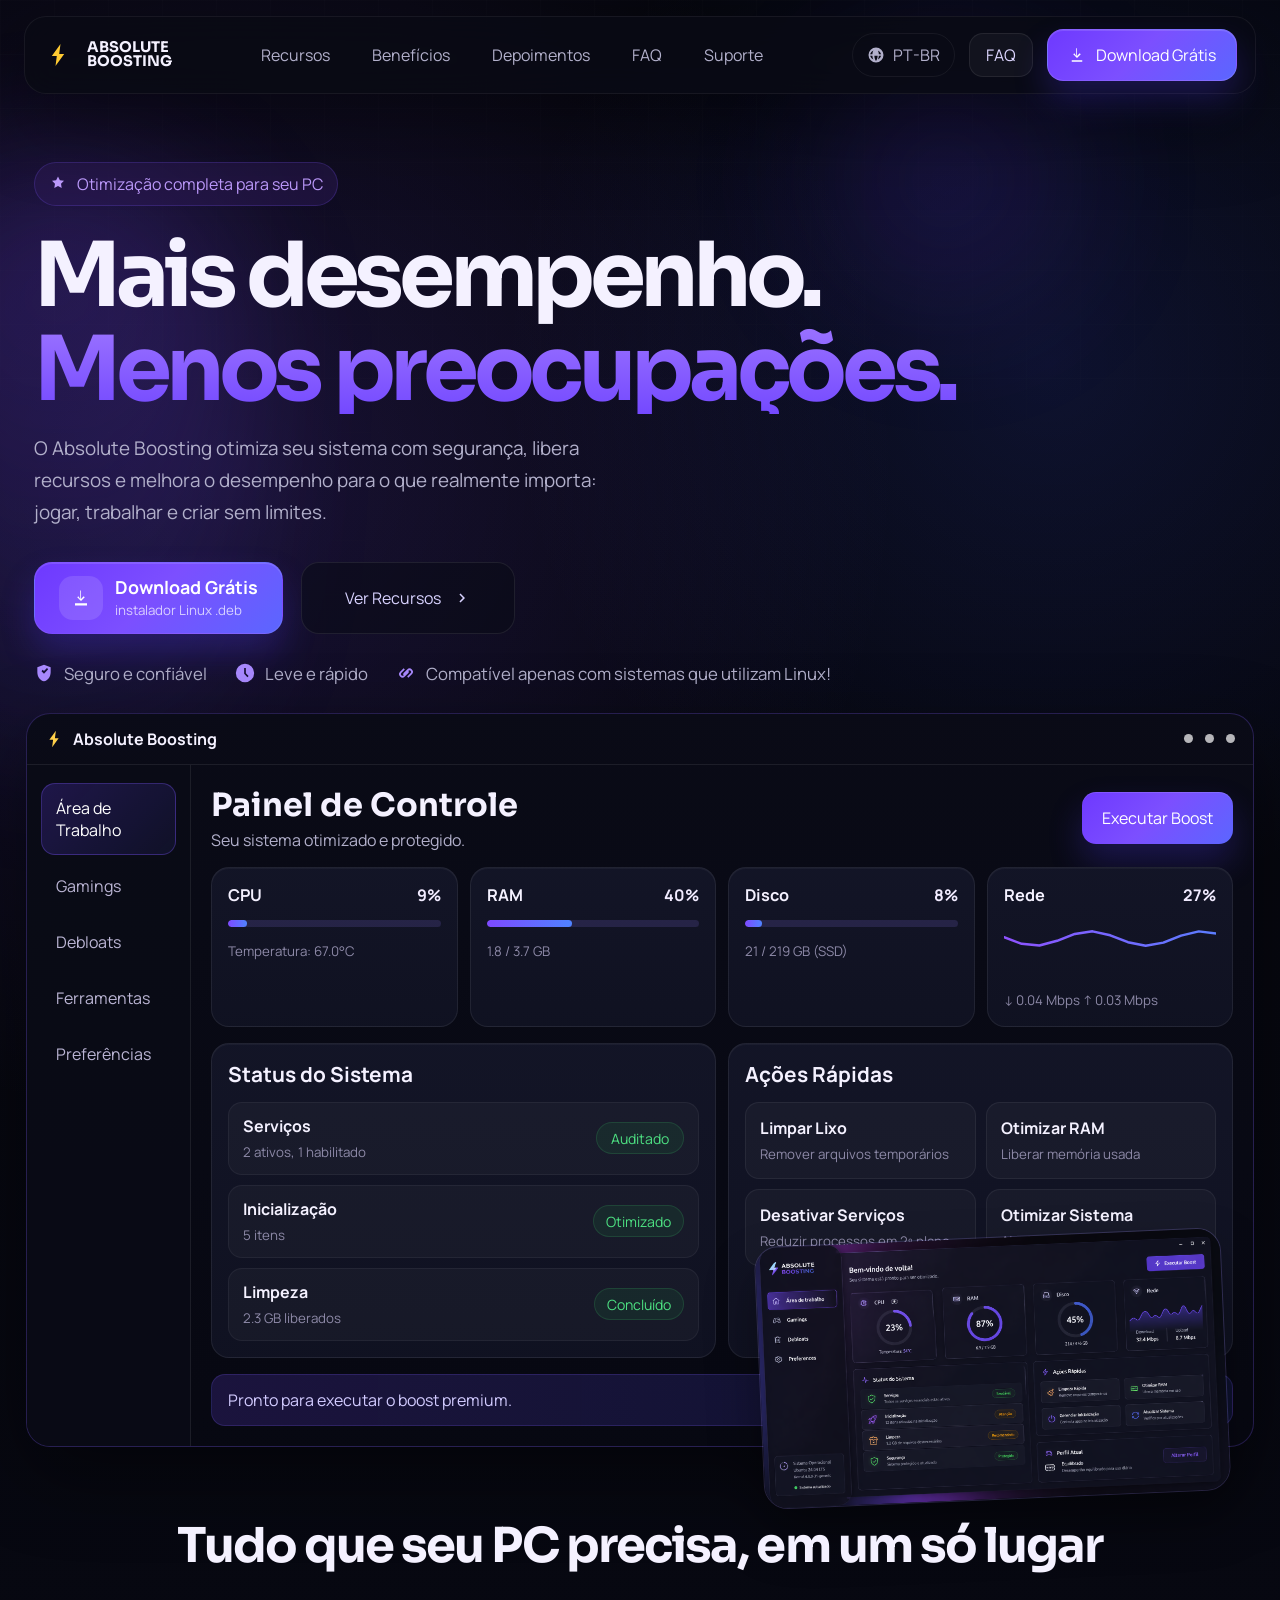
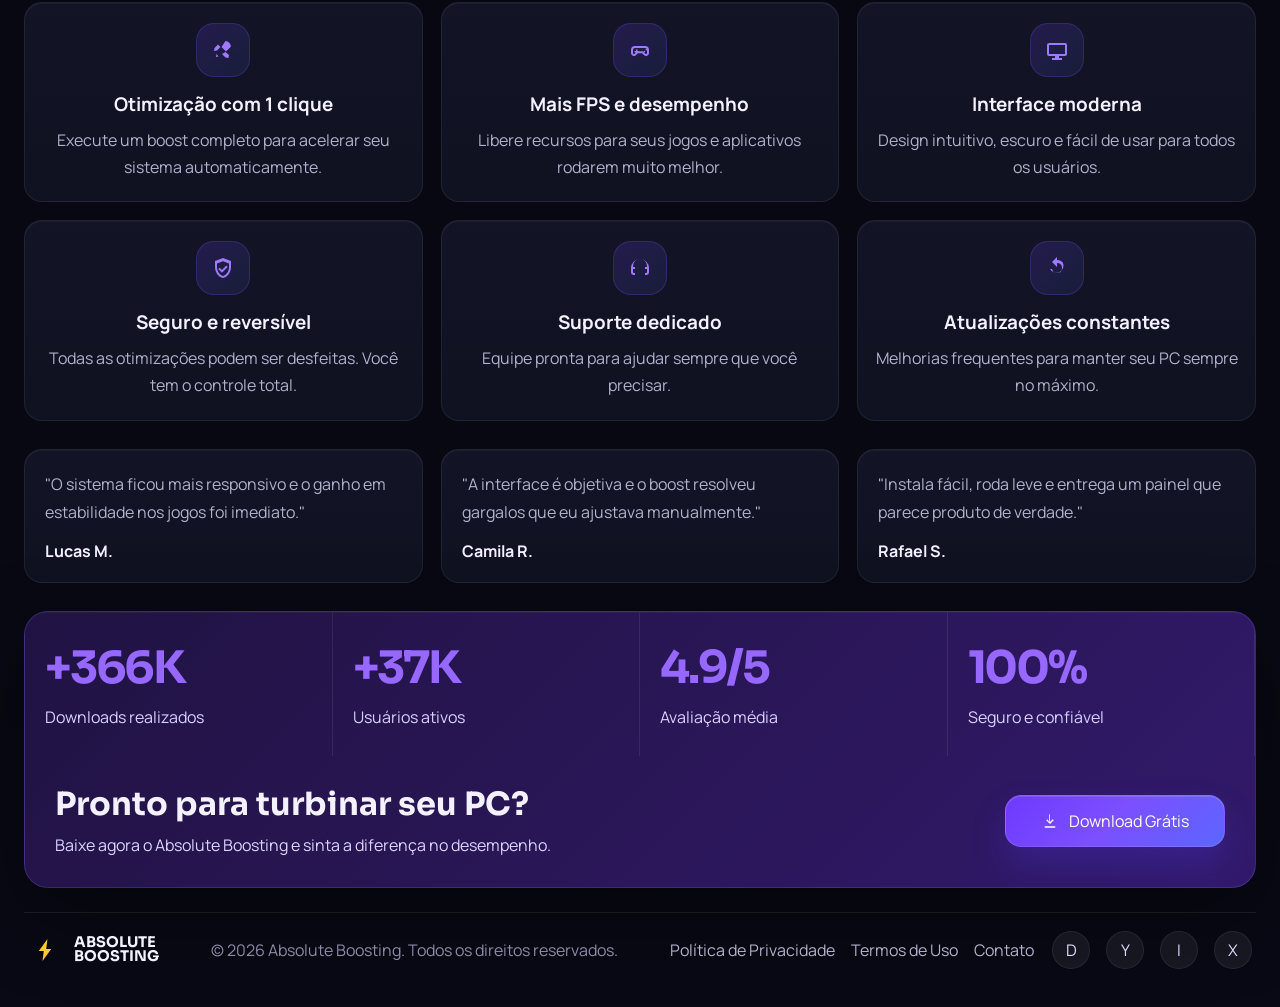
<file: index.html>
<!DOCTYPE html>
<html lang="pt-BR">
<head>
  <meta charset="UTF-8">
  <meta name="viewport" content="width=device-width, initial-scale=1.0">
  <meta
    name="description"
    content="Absolute Boosting otimiza seu sistema com segurança, libera recursos e melhora o desempenho do PC para jogos, trabalho e uso diário."
  >
  <title>Absolute Boosting | Mais desempenho. Menos preocupações.</title>
  <link rel="icon" type="image/png" href="absolute-boosting.png">
  <link rel="preconnect" href="https://fonts.googleapis.com">
  <link rel="preconnect" href="https://fonts.gstatic.com" crossorigin>
  <link
    href="https://fonts.googleapis.com/css2?family=Manrope:wght@400;500;700;800&family=Sora:wght@500;600;700;800&display=swap"
    rel="stylesheet"
  >
  <link rel="stylesheet" href="styles.css">
</head>
<body>
  <div class="page-background">
    <div class="glow glow-left"></div>
    <div class="glow glow-right"></div>
    <div class="noise-grid"></div>
  </div>

  <div class="page-shell">
    <header class="topbar reveal">
      <a class="brand" href="#home" aria-label="Absolute Boosting">
        <span class="brand-mark">
          <svg viewBox="0 0 24 24" aria-hidden="true">
            <path d="M14.5 1 5.8 13.1h5L9.5 23l8.7-12.1h-5L14.5 1Z"></path>
          </svg>
        </span>
        <span class="brand-text">
          <strong>Absolute</strong>
          <strong>Boosting</strong>
        </span>
      </a>

      <button class="menu-toggle" type="button" aria-expanded="false" aria-controls="primary-nav">
        <span></span>
        <span></span>
        <span></span>
      </button>

      <nav class="nav" id="primary-nav" aria-label="Navegação principal">
        <a href="#recursos">Recursos</a>
        <a href="#beneficios">Benefícios</a>
        <a href="#depoimentos">Depoimentos</a>
        <a href="faq.html">FAQ</a>
        <a href="https://discord.gg/XczJzYKTS2" target="_blank" rel="noreferrer">Suporte</a>
      </nav>

      <div class="topbar-actions">
        <button class="locale-pill" type="button" aria-label="Idioma atual">
          <svg viewBox="0 0 24 24" aria-hidden="true">
            <path d="M12 2a10 10 0 1 0 10 10A10 10 0 0 0 12 2Zm6.9 9h-3.06a15.73 15.73 0 0 0-1.28-5A8.04 8.04 0 0 1 18.9 11ZM12 4.05c1.17 1.43 2.01 3.89 2.2 6.95H9.8C9.99 7.94 10.83 5.48 12 4.05ZM4.1 13h3.06a15.73 15.73 0 0 0 1.28 5A8.04 8.04 0 0 1 4.1 13Zm3.06-2H4.1a8.04 8.04 0 0 1 4.34-5 15.73 15.73 0 0 0-1.28 5Zm2.64 2h4.4c-.19 3.06-1.03 5.52-2.2 6.95-1.17-1.43-2.01-3.89-2.2-6.95Zm0-2c.19-3.06 1.03-5.52 2.2-6.95 1.17 1.43 2.01 3.89 2.2 6.95Zm4.76 7a15.73 15.73 0 0 0 1.28-5h3.06a8.04 8.04 0 0 1-4.34 5Z"></path>
          </svg>
          PT-BR
        </button>

        <a class="utility-link" href="faq.html">FAQ</a>
        <a class="download-chip" href="https://github.com/Maelzx34/Absolute-Boosting/releases/tag/v1.0.0" download="absolute-boosting.deb">
          <svg viewBox="0 0 24 24" aria-hidden="true">
            <path d="M12 3v10.17l3.59-3.58L17 11l-5 5-5-5 1.41-1.41L11 13.17V3h1ZM5 19h14v2H5v-2Z"></path>
          </svg>
          Download Grátis
        </a>
      </div>
    </header>

    <main class="landing" id="home">
      <section class="hero-grid reveal">
        <div class="hero-copy">
          <div class="hero-badge">
            <svg viewBox="0 0 24 24" aria-hidden="true">
              <path d="m12 2 2.48 5.03 5.52.8-4 3.9.94 5.5L12 14.65 7.06 17.23 8 11.73 4 7.83l5.52-.8L12 2Z"></path>
            </svg>
            Otimização completa para seu PC
          </div>

          <h1>
            Mais desempenho.
            <span>Menos preocupações.</span>
          </h1>

          <p>
            O Absolute Boosting otimiza seu sistema com segurança, libera recursos
            e melhora o desempenho para o que realmente importa: jogar, trabalhar e criar sem limites.
          </p>

          <div class="hero-actions">
            <a class="btn btn-primary" href="https://github.com/Maelzx34/Absolute-Boosting/releases/tag/v1.0.0" download="absolute-boosting.deb">
              <span class="btn-icon">
                <svg viewBox="0 0 24 24" aria-hidden="true">
                  <path d="M12 2v11.17l3.59-3.58L17 11l-5 5-5-5 1.41-1.41L11 13.17V2h1ZM4 19h16v3H4v-3Z"></path>
                </svg>
              </span>
              <span class="btn-copy">
                <strong>Download Grátis</strong>
                <small>instalador Linux .deb</small>
              </span>
            </a>

            <a class="btn btn-secondary" href="#recursos">
              <span>Ver Recursos</span>
              <svg viewBox="0 0 24 24" aria-hidden="true">
                <path d="M13.17 12 8.58 7.41 10 6l6 6-6 6-1.42-1.41L13.17 12Z"></path>
              </svg>
            </a>
          </div>

          <div class="trust-row">
            <div class="trust-item">
              <svg viewBox="0 0 24 24" aria-hidden="true">
                <path d="M12 2 4 5v6c0 5.25 3.4 10.16 8 11 4.6-.84 8-5.75 8-11V5l-8-3Zm0 10.88-3-3L10.41 8 12 9.59 15.59 6 17 7.41l-5 5.47Z"></path>
              </svg>
              Seguro e confiável
            </div>
            <div class="trust-item">
              <svg viewBox="0 0 24 24" aria-hidden="true">
                <path d="M12 1a11 11 0 1 0 11 11A11.01 11.01 0 0 0 12 1Zm1 11.41 3.3 3.29-1.41 1.42L11 13V6h2v6.41Z"></path>
              </svg>
              Leve e rápido
            </div>
            <div class="trust-item">
              <svg viewBox="0 0 24 24" aria-hidden="true">
                <path d="M10.59 13.41 9.17 12l2.83-2.83a2 2 0 1 1 2.83 2.83l-4.24 4.24a4 4 0 0 1-5.66-5.66l4.24-4.24 1.42 1.41-4.24 4.25a2 2 0 0 0 2.83 2.82l1.41-1.41Zm2.82-2.82 1.42 1.41-2.83 2.83a2 2 0 1 1-2.83-2.83l4.24-4.24a4 4 0 0 1 5.66 5.66l-4.24 4.24-1.42-1.41 4.24-4.25a2 2 0 0 0-2.83-2.82l-1.41 1.41Z"></path>
              </svg>
              Compatível apenas com sistemas que utilizam Linux!
            </div>
          </div>
        </div>

        <div class="hero-visual" id="recursos">
          <div class="app-frame">
            <div class="app-topbar">
              <div class="app-title">
                <span class="app-title-mark">
                  <svg viewBox="0 0 24 24" aria-hidden="true">
                    <path d="M14.5 1 5.8 13.1h5L9.5 23l8.7-12.1h-5L14.5 1Z"></path>
                  </svg>
                </span>
                Absolute Boosting
              </div>
              <div class="window-actions" aria-hidden="true">
                <span></span>
                <span></span>
                <span></span>
              </div>
            </div>

            <div class="app-body">
              <aside class="app-sidebar">
                <a class="nav-item active" href="#recursos">Área de Trabalho</a>
                <a class="nav-item" href="#beneficios">Gamings</a>
                <a class="nav-item" href="#depoimentos">Debloats</a>
                <a class="nav-item" href="#precos">Ferramentas</a>
                <a class="nav-item" href="https://discord.gg/XczJzYKTS2" target="_blank" rel="noreferrer">Preferências</a>
              </aside>

              <div class="app-content">
                <div class="panel-header">
                  <div>
                    <h2>Painel de Controle</h2>
                    <p>Seu sistema otimizado e protegido.</p>
                  </div>
                  <button class="boost-pill" type="button" id="boost-demo-btn">Executar Boost</button>
                </div>

                <div class="metric-panels">
                  <article class="mini-card">
                    <div class="mini-card-top">
                      <span>CPU</span>
                      <strong data-meter-text="cpu">10%</strong>
                    </div>
                    <div class="mini-bar"><span data-meter-bar="cpu"></span></div>
                    <small>Temperatura: 67.0°C</small>
                  </article>
                  <article class="mini-card">
                    <div class="mini-card-top">
                      <span>RAM</span>
                      <strong data-meter-text="ram">48%</strong>
                    </div>
                    <div class="mini-bar"><span data-meter-bar="ram"></span></div>
                    <small>1.8 / 3.7 GB</small>
                  </article>
                  <article class="mini-card">
                    <div class="mini-card-top">
                      <span>Disco</span>
                      <strong data-meter-text="disk">10%</strong>
                    </div>
                    <div class="mini-bar"><span data-meter-bar="disk"></span></div>
                    <small>21 / 219 GB (SSD)</small>
                  </article>
                  <article class="mini-card network-card">
                    <div class="mini-card-top">
                      <span>Rede</span>
                      <strong data-meter-text="network">24%</strong>
                    </div>
                    <div class="wave-line" aria-hidden="true">
                      <svg viewBox="0 0 240 72" preserveAspectRatio="none">
                        <path id="network-path" d=""></path>
                      </svg>
                    </div>
                    <small>↓ 0.04 Mbps ↑ 0.03 Mbps</small>
                  </article>
                </div>

                <div class="app-lower-grid">
                  <section class="status-panel">
                    <h3>Status do Sistema</h3>
                    <div class="status-list" id="status-list">
                      <article class="status-row">
                        <div>
                          <strong>Serviços</strong>
                          <small>2 ativos, 1 habilitado</small>
                        </div>
                        <span class="status-tag healthy">Auditado</span>
                      </article>
                      <article class="status-row">
                        <div>
                          <strong>Inicialização</strong>
                          <small>5 itens</small>
                        </div>
                        <span class="status-tag healthy">Otimizado</span>
                      </article>
                      <article class="status-row">
                        <div>
                          <strong>Limpeza</strong>
                          <small>2.3 GB liberados</small>
                        </div>
                        <span class="status-tag success">Concluído</span>
                      </article>
                    </div>
                  </section>

                  <section class="quick-panel">
                    <h3>Ações Rápidas</h3>
                    <div class="quick-grid">
                      <article class="quick-action">
                        <strong>Limpar Lixo</strong>
                        <small>Remover arquivos temporários</small>
                      </article>
                      <article class="quick-action">
                        <strong>Otimizar RAM</strong>
                        <small>Liberar memória usada</small>
                      </article>
                      <article class="quick-action">
                        <strong>Desativar Serviços</strong>
                        <small>Reduzir processos em 2º plano</small>
                      </article>
                      <article class="quick-action">
                        <strong>Otimizar Sistema</strong>
                        <small>Ajustes de performance</small>
                      </article>
                    </div>
                  </section>
                </div>

                <div class="boost-feedback" id="boost-feedback">
                  Pronto para executar o boost premium.
                </div>
              </div>
            </div>
          </div>

          <figure class="product-shot">
            <img src="assets/absolute-boosting-ui.png" alt="Interface do Absolute Boosting">
          </figure>
        </div>
      </section>

      <section class="benefits-section reveal" id="beneficios">
        <div class="section-title">
          <h2>Tudo que seu PC precisa, em um só lugar</h2>
        </div>

        <div class="benefit-grid">
          <article class="feature-card">
            <span class="feature-icon" aria-hidden="true">
              <svg viewBox="0 0 24 24">
                <path d="M14.5 3c2.9.26 5.24 2.6 5.5 5.5L15 13.5l-4.5-4.5L14.5 3Zm-5 6L6 12.5 3 13l.5-3L7 6.5 9.5 9Zm5 5L18 17l-.5 3-3-.5-3.5-3.5 3.5-2ZM5 19l2.5-.5L5.5 16 5 19Z"></path>
              </svg>
            </span>
            <h3>Otimização com 1 clique</h3>
            <p>Execute um boost completo para acelerar seu sistema automaticamente.</p>
          </article>
          <article class="feature-card">
            <span class="feature-icon" aria-hidden="true">
              <svg viewBox="0 0 24 24">
                <path d="M7 8h10a4 4 0 0 1 4 4v3a3 3 0 0 1-5.12 2.12l-1.76-1.76H9.88l-1.76 1.76A3 3 0 0 1 3 15v-3a4 4 0 0 1 4-4Zm0 2a2 2 0 0 0-2 2v3a1 1 0 0 0 1.71.71l2.35-2.35h6l2.35 2.35A1 1 0 0 0 19 15v-3a2 2 0 0 0-2-2H7Zm1 1.5h1.5V13H11v1.5H9.5V16H8v-1.5H6.5V13H8v-1.5Zm8.5 1.25a.75.75 0 1 1 0 1.5.75.75 0 0 1 0-1.5Zm1.75-1.75a.75.75 0 1 1 0 1.5.75.75 0 0 1 0-1.5Z"></path>
              </svg>
            </span>
            <h3>Mais FPS e desempenho</h3>
            <p>Libere recursos para seus jogos e aplicativos rodarem muito melhor.</p>
          </article>
          <article class="feature-card">
            <span class="feature-icon" aria-hidden="true">
              <svg viewBox="0 0 24 24">
                <path d="M4 5h16a2 2 0 0 1 2 2v9a2 2 0 0 1-2 2h-6v2h3v2H7v-2h3v-2H4a2 2 0 0 1-2-2V7a2 2 0 0 1 2-2Zm0 2v9h16V7H4Z"></path>
              </svg>
            </span>
            <h3>Interface moderna</h3>
            <p>Design intuitivo, escuro e fácil de usar para todos os usuários.</p>
          </article>
          <article class="feature-card">
            <span class="feature-icon" aria-hidden="true">
              <svg viewBox="0 0 24 24">
                <path d="M12 2 4 5v6c0 5.25 3.4 10.16 8 11 4.6-.84 8-5.75 8-11V5l-8-3Zm0 3.13 6 2.25v3.61c0 4.16-2.54 8.02-6 8.95-3.46-.93-6-4.79-6-8.95V7.38l6-2.25Zm-1.08 8.79L8.7 11.7l-1.4 1.42 3.62 3.61 5.78-5.77-1.4-1.42-4.38 4.38Z"></path>
              </svg>
            </span>
            <h3>Seguro e reversível</h3>
            <p>Todas as otimizações podem ser desfeitas. Você tem o controle total.</p>
          </article>
          <article class="feature-card">
            <span class="feature-icon" aria-hidden="true">
              <svg viewBox="0 0 24 24">
                <path d="M12 3a9 9 0 0 0-9 9v4a3 3 0 0 0 3 3h1v-8H5v-1a7 7 0 0 1 14 0v1h-2v8h1a3 3 0 0 0 3-3v-4a9 9 0 0 0-9-9Zm-7 10h2v4H6a1 1 0 0 1-1-1v-3Zm12 0h2v3a1 1 0 0 1-1 1h-1v-4Z"></path>
              </svg>
            </span>
            <h3>Suporte dedicado</h3>
            <p>Equipe pronta para ajudar sempre que você precisar.</p>
          </article>
          <article class="feature-card">
            <span class="feature-icon" aria-hidden="true">
              <svg viewBox="0 0 24 24">
                <path d="M17.65 6.35A7.95 7.95 0 0 0 12 4V1L7 6l5 5V7a5 5 0 1 1-4.9 6h-2.02A7 7 0 1 0 17.65 6.35Z"></path>
              </svg>
            </span>
            <h3>Atualizações constantes</h3>
            <p>Melhorias frequentes para manter seu PC sempre no máximo.</p>
          </article>
        </div>
      </section>

      <section class="testimonial-strip reveal" id="depoimentos">
        <article class="testimonial-card">
          <p>"O sistema ficou mais responsivo e o ganho em estabilidade nos jogos foi imediato."</p>
          <strong>Lucas M.</strong>
        </article>
        <article class="testimonial-card">
          <p>"A interface é objetiva e o boost resolveu gargalos que eu ajustava manualmente."</p>
          <strong>Camila R.</strong>
        </article>
        <article class="testimonial-card">
          <p>"Instala fácil, roda leve e entrega um painel que parece produto de verdade."</p>
          <strong>Rafael S.</strong>
        </article>
      </section>

      <section class="stats-cta reveal" id="precos">
        <div class="stats-grid">
          <article class="stat-box">
            <strong data-count="500">+500K</strong>
            <span>Downloads realizados</span>
          </article>
          <article class="stat-box">
            <strong data-count="50">+50K</strong>
            <span>Usuários ativos</span>
          </article>
          <article class="stat-box">
            <strong>4.9/5</strong>
            <span>Avaliação média</span>
          </article>
          <article class="stat-box">
            <strong>100%</strong>
            <span>Seguro e confiável</span>
          </article>
        </div>

        <div class="cta-panel">
          <div>
            <h3>Pronto para turbinar seu PC?</h3>
            <p>Baixe agora o Absolute Boosting e sinta a diferença no desempenho.</p>
          </div>
          <a class="download-chip large" href="https://github.com/Maelzx34/Absolute-Boosting/releases/tag/v1.0.0" download="absolute-boosting.deb">
            <svg viewBox="0 0 24 24" aria-hidden="true">
              <path d="M12 3v10.17l3.59-3.58L17 11l-5 5-5-5 1.41-1.41L11 13.17V3h1ZM5 19h14v2H5v-2Z"></path>
            </svg>
            Download Grátis
          </a>
        </div>
      </section>
    </main>

    <footer class="site-footer reveal">
      <a class="brand footer-brand" href="#home" aria-label="Absolute Boosting">
        <span class="brand-mark">
          <svg viewBox="0 0 24 24" aria-hidden="true">
            <path d="M14.5 1 5.8 13.1h5L9.5 23l8.7-12.1h-5L14.5 1Z"></path>
          </svg>
        </span>
        <span class="brand-text">
          <strong>Absolute</strong>
          <strong>Boosting</strong>
        </span>
      </a>

      <p>© 2026 Absolute Boosting. Todos os direitos reservados.</p>

      <div class="footer-links">
        <a href="#precos">Política de Privacidade</a>
        <a href="#precos">Termos de Uso</a>
        <a href="https://discord.gg/XczJzYKTS2" target="_blank" rel="noreferrer">Contato</a>
      </div>

      <div class="socials" aria-label="Redes sociais">
        <a href="https://discord.gg/XczJzYKTS2" target="_blank" rel="noreferrer">D</a>
        <a href="#home">Y</a>
        <a href="#home">I</a>
        <a href="#home">X</a>
      </div>
    </footer>
  </div>

  <script src="script.js"></script>
</body>
</html>
</file>
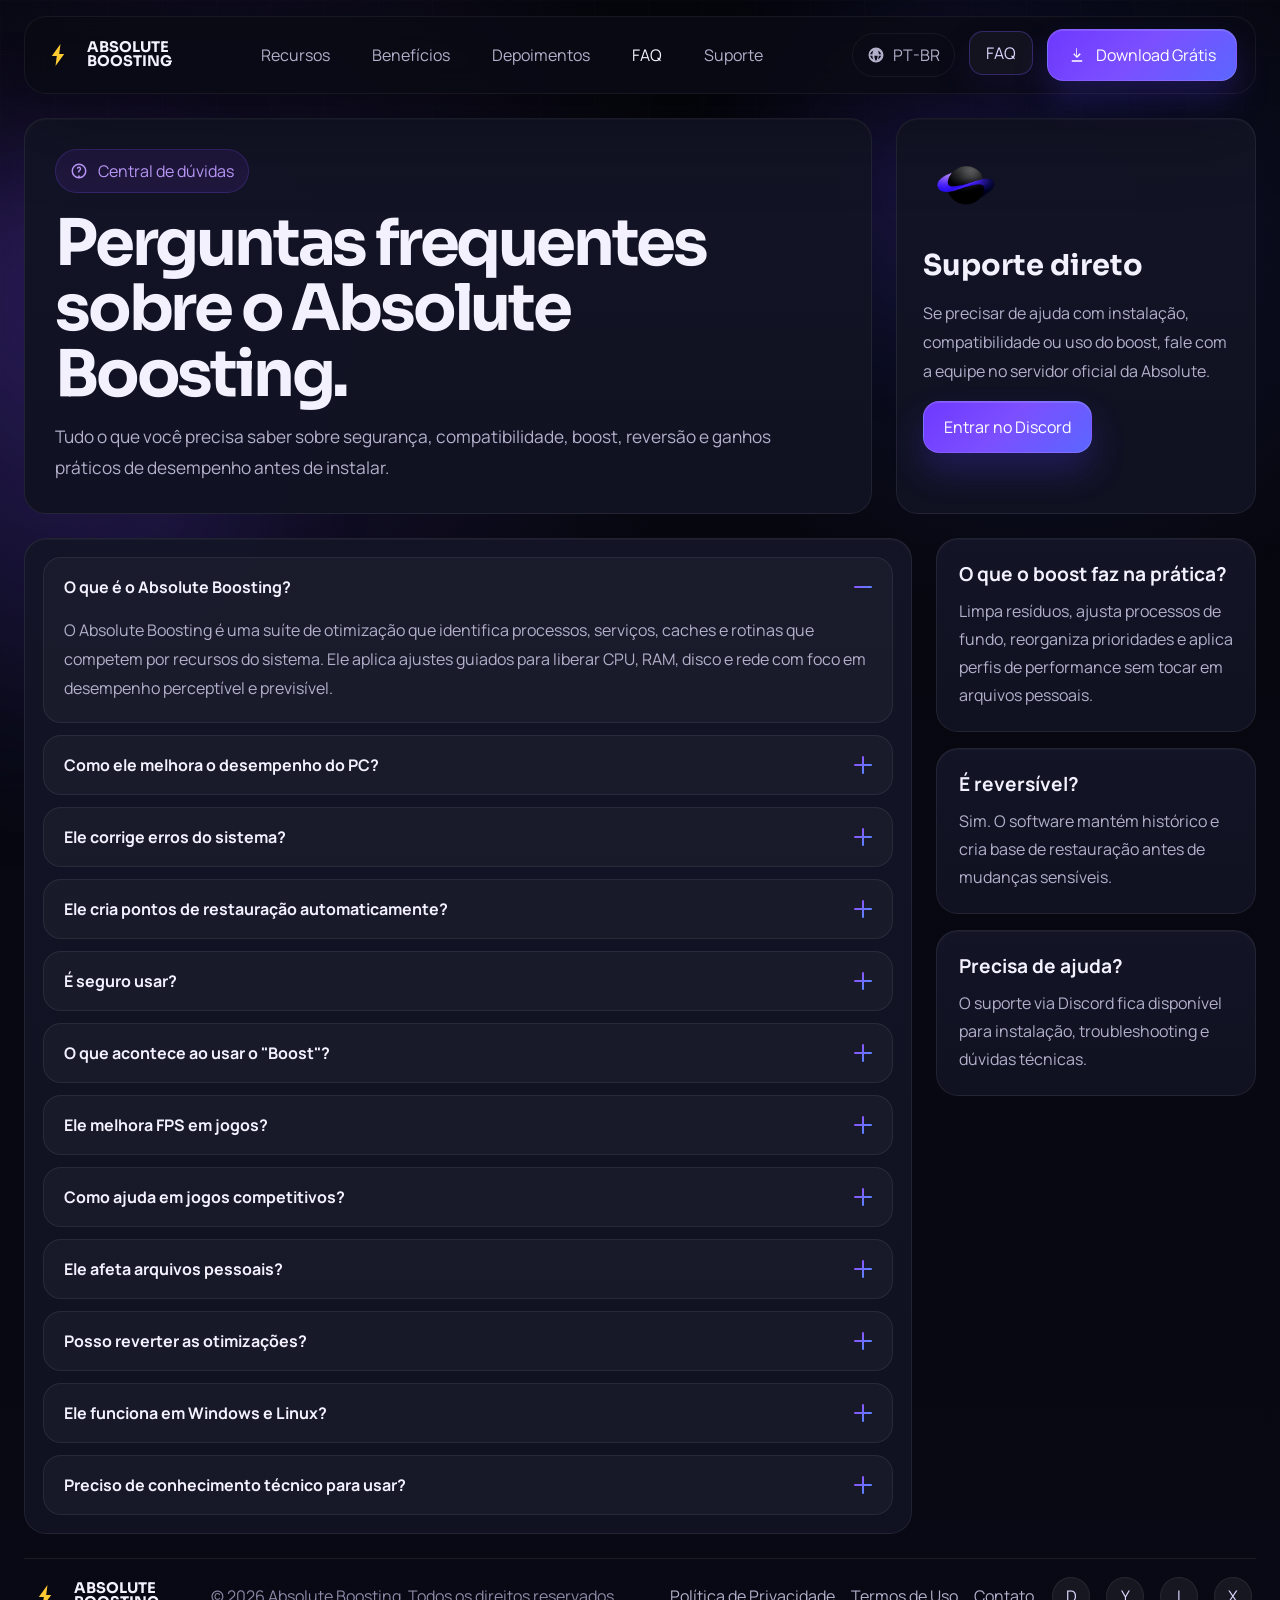
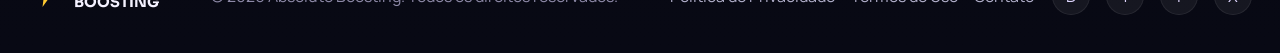
<file: faq.html>
<!DOCTYPE html>
<html lang="pt-BR">
<head>
  <meta charset="UTF-8">
  <meta name="viewport" content="width=device-width, initial-scale=1.0">
  <meta
    name="description"
    content="Perguntas frequentes sobre o Absolute Boosting: segurança, boost, reversão, desempenho em jogos e compatibilidade."
  >
  <title>FAQ | Absolute Boosting</title>
  <link rel="icon" type="image/png" href="absolute-boosting.png">
  <link rel="preconnect" href="https://fonts.googleapis.com">
  <link rel="preconnect" href="https://fonts.gstatic.com" crossorigin>
  <link
    href="https://fonts.googleapis.com/css2?family=Manrope:wght@400;500;700;800&family=Sora:wght@500;600;700;800&display=swap"
    rel="stylesheet"
  >
  <link rel="stylesheet" href="styles.css">
</head>
<body>
  <div class="page-background">
    <div class="glow glow-left"></div>
    <div class="glow glow-right"></div>
    <div class="noise-grid"></div>
  </div>

  <div class="page-shell">
    <header class="topbar reveal">
      <a class="brand" href="index.html#home" aria-label="Absolute Boosting">
        <span class="brand-mark">
          <svg viewBox="0 0 24 24" aria-hidden="true">
            <path d="M14.5 1 5.8 13.1h5L9.5 23l8.7-12.1h-5L14.5 1Z"></path>
          </svg>
        </span>
        <span class="brand-text">
          <strong>Absolute</strong>
          <strong>Boosting</strong>
        </span>
      </a>

      <button class="menu-toggle" type="button" aria-expanded="false" aria-controls="primary-nav">
        <span></span>
        <span></span>
        <span></span>
      </button>

      <nav class="nav" id="primary-nav" aria-label="Navegação principal">
        <a href="index.html#recursos">Recursos</a>
        <a href="index.html#beneficios">Benefícios</a>
        <a href="index.html#depoimentos">Depoimentos</a>
        <a class="active" href="faq.html">FAQ</a>
        <a href="https://discord.gg/XczJzYKTS2" target="_blank" rel="noreferrer">Suporte</a>
      </nav>

      <div class="topbar-actions">
        <button class="locale-pill" type="button" aria-label="Idioma atual">
          <svg viewBox="0 0 24 24" aria-hidden="true">
            <path d="M12 2a10 10 0 1 0 10 10A10 10 0 0 0 12 2Zm6.9 9h-3.06a15.73 15.73 0 0 0-1.28-5A8.04 8.04 0 0 1 18.9 11ZM12 4.05c1.17 1.43 2.01 3.89 2.2 6.95H9.8C9.99 7.94 10.83 5.48 12 4.05ZM4.1 13h3.06a15.73 15.73 0 0 0 1.28 5A8.04 8.04 0 0 1 4.1 13Zm3.06-2H4.1a8.04 8.04 0 0 1 4.34-5 15.73 15.73 0 0 0-1.28 5Zm2.64 2h4.4c-.19 3.06-1.03 5.52-2.2 6.95-1.17-1.43-2.01-3.89-2.2-6.95Zm0-2c.19-3.06 1.03-5.52 2.2-6.95 1.17 1.43 2.01 3.89 2.2 6.95Zm4.76 7a15.73 15.73 0 0 0 1.28-5h3.06a8.04 8.04 0 0 1-4.34 5Z"></path>
          </svg>
          PT-BR
        </button>

        <a class="utility-link active" href="faq.html">FAQ</a>
        <a class="download-chip" href="https://github.com/Maelzx34/Absolute-Boosting/releases/tag/v1.0.0" download="absolute-boosting.deb">
          <svg viewBox="0 0 24 24" aria-hidden="true">
            <path d="M12 3v10.17l3.59-3.58L17 11l-5 5-5-5 1.41-1.41L11 13.17V3h1ZM5 19h14v2H5v-2Z"></path>
          </svg>
          Download Grátis
        </a>
      </div>
    </header>

    <main class="landing faq-page">
      <section class="faq-page-hero reveal">
        <div class="faq-page-copy">
          <span class="hero-badge">
            <svg viewBox="0 0 24 24" aria-hidden="true">
              <path d="M11 18h2v2h-2v-2Zm1-16a10 10 0 1 0 10 10A10.01 10.01 0 0 0 12 2Zm0 18a8 8 0 1 1 8-8 8.01 8.01 0 0 1-8 8Zm0-14a3 3 0 0 0-3 3h2a1 1 0 1 1 1.8.6c-.94 1.26-2.3 2.02-2.3 4.4h2c0-1.55.69-1.95 1.9-3.32A3 3 0 0 0 12 6Z"></path>
            </svg>
            Central de dúvidas
          </span>
          <h1>Perguntas frequentes sobre o Absolute Boosting.</h1>
          <p>
            Tudo o que você precisa saber sobre segurança, compatibilidade, boost,
            reversão e ganhos práticos de desempenho antes de instalar.
          </p>
        </div>

        <aside class="faq-side-card">
          <img src="absolute-boosting.png" alt="Logo do Absolute Boosting">
          <h2>Suporte direto</h2>
          <p>
            Se precisar de ajuda com instalação, compatibilidade ou uso do boost,
            fale com a equipe no servidor oficial da Absolute.
          </p>
          <a class="download-chip" href="https://discord.gg/XczJzYKTS2" target="_blank" rel="noreferrer">
            Entrar no Discord
          </a>
        </aside>
      </section>

      <section class="faq-page-grid reveal">
        <div class="faq-list-panel">
          <article class="faq-item active">
            <button class="faq-trigger" type="button" aria-expanded="true">
              <span>O que é o Absolute Boosting?</span>
              <span class="faq-icon"></span>
            </button>
            <div class="faq-panel">
              <p>
                O Absolute Boosting é uma suíte de otimização que identifica processos, serviços,
                caches e rotinas que competem por recursos do sistema. Ele aplica ajustes guiados para
                liberar CPU, RAM, disco e rede com foco em desempenho perceptível e previsível.
              </p>
            </div>
          </article>

          <article class="faq-item">
            <button class="faq-trigger" type="button" aria-expanded="false">
              <span>Como ele melhora o desempenho do PC?</span>
              <span class="faq-icon"></span>
            </button>
            <div class="faq-panel">
              <p>
                Ele reduz overhead do sistema, remove resíduos temporários, ajusta prioridades,
                reequilibra consumo de memória e corrige gargalos operacionais comuns. O resultado é
                um ambiente mais leve, com menor latência e resposta mais consistente em tarefas pesadas.
              </p>
            </div>
          </article>

          <article class="faq-item">
            <button class="faq-trigger" type="button" aria-expanded="false">
              <span>Ele corrige erros do sistema?</span>
              <span class="faq-icon"></span>
            </button>
            <div class="faq-panel">
              <p>
                Sim. O software verifica inconsistências em configurações, arquivos temporários corrompidos,
                permissões desalinhadas e serviços com comportamento degradado. Ele não substitui manutenção
                profunda do sistema, mas resolve uma faixa importante de falhas que afetam performance.
              </p>
            </div>
          </article>

          <article class="faq-item">
            <button class="faq-trigger" type="button" aria-expanded="false">
              <span>Ele cria pontos de restauração automaticamente?</span>
              <span class="faq-icon"></span>
            </button>
            <div class="faq-panel">
              <p>
                Sim. Antes de aplicar otimizações sensíveis, o Absolute Boosting registra um snapshot
                restaurável para que você possa retornar ao estado anterior com poucos cliques, reduzindo
                risco operacional durante ajustes mais agressivos.
              </p>
            </div>
          </article>

          <article class="faq-item">
            <button class="faq-trigger" type="button" aria-expanded="false">
              <span>É seguro usar?</span>
              <span class="faq-icon"></span>
            </button>
            <div class="faq-panel">
              <p>
                Sim. As rotinas são agrupadas por impacto e executadas com salvaguardas, validações de
                compatibilidade e opções reversíveis. O foco é otimizar sem comprometer arquivos, perfis
                de usuário ou integridade do sistema operacional.
              </p>
            </div>
          </article>

          <article class="faq-item">
            <button class="faq-trigger" type="button" aria-expanded="false">
              <span>O que acontece ao usar o "Boost"?</span>
              <span class="faq-icon"></span>
            </button>
            <div class="faq-panel">
              <p>
                O modo Boost executa uma sequência orquestrada: limpeza de resíduos, liberação de memória,
                ajuste de serviços, reorganização de prioridades e aplicação de perfis de performance. Em
                poucos segundos, o sistema entra em um estado mais enxuto e responsivo.
              </p>
            </div>
          </article>

          <article class="faq-item">
            <button class="faq-trigger" type="button" aria-expanded="false">
              <span>Ele melhora FPS em jogos?</span>
              <span class="faq-icon"></span>
            </button>
            <div class="faq-panel">
              <p>
                Em muitos cenários, sim. Ao reduzir processos paralelos, contenção de memória e picos
                de I/O, o software ajuda a estabilizar frame time e a reduzir quedas bruscas de FPS,
                especialmente em sistemas com multitarefa intensa ou serviços em excesso.
              </p>
            </div>
          </article>

          <article class="faq-item">
            <button class="faq-trigger" type="button" aria-expanded="false">
              <span>Como ajuda em jogos competitivos?</span>
              <span class="faq-icon"></span>
            </button>
            <div class="faq-panel">
              <p>
                Ele prioriza responsividade do sistema, reduz latência percebida e minimiza interrupções
                em segundo plano. Isso melhora consistência em sessões competitivas, com menos travamentos
                esporádicos e menos perda de foco em momentos críticos.
              </p>
            </div>
          </article>

          <article class="faq-item">
            <button class="faq-trigger" type="button" aria-expanded="false">
              <span>Ele afeta arquivos pessoais?</span>
              <span class="faq-icon"></span>
            </button>
            <div class="faq-panel">
              <p>
                Não. O escopo é restrito a elementos de sistema, caches, resíduos temporários e parâmetros
                operacionais. Documentos, mídias, projetos e dados pessoais não entram nas rotinas de limpeza
                ou otimização.
              </p>
            </div>
          </article>

          <article class="faq-item">
            <button class="faq-trigger" type="button" aria-expanded="false">
              <span>Posso reverter as otimizações?</span>
              <span class="faq-icon"></span>
            </button>
            <div class="faq-panel">
              <p>
                Sim. O Absolute Boosting mantém histórico das alterações aplicadas e oferece reversão
                assistida para perfis e ajustes críticos. Isso permite testar ganhos com segurança sem
                assumir mudanças permanentes de forma irreversível.
              </p>
            </div>
          </article>

          <article class="faq-item">
            <button class="faq-trigger" type="button" aria-expanded="false">
              <span>Ele funciona em Windows e Linux?</span>
              <span class="faq-icon"></span>
            </button>
            <div class="faq-panel">
              <p>
                Não. Infelizmente, no momento, o software só é distribuído para os sistemas operacionais que utilizam distros Linux baseadas em Ubuntu ou o próprio Ubuntu. Mas a Absolute planeja desenvolver seu software para Windows.
              </p>
            </div>
          </article>

          <article class="faq-item">
            <button class="faq-trigger" type="button" aria-expanded="false">
              <span>Preciso de conhecimento técnico para usar?</span>
              <span class="faq-icon"></span>
            </button>
            <div class="faq-panel">
              <p>
                Não. A interface foi desenhada para operação em um clique, com descrições claras e
                perfis predefinidos. Usuários avançados podem aprofundar configurações, mas o fluxo
                principal é seguro e acessível para uso diário.
              </p>
            </div>
          </article>
        </div>

        <aside class="faq-summary-panel">
          <div class="faq-summary-card">
            <h3>O que o boost faz na prática?</h3>
            <p>
              Limpa resíduos, ajusta processos de fundo, reorganiza prioridades e aplica perfis
              de performance sem tocar em arquivos pessoais.
            </p>
          </div>
          <div class="faq-summary-card">
            <h3>É reversível?</h3>
            <p>
              Sim. O software mantém histórico e cria base de restauração antes de mudanças sensíveis.
            </p>
          </div>
          <div class="faq-summary-card">
            <h3>Precisa de ajuda?</h3>
            <p>
              O suporte via Discord fica disponível para instalação, troubleshooting e dúvidas técnicas.
            </p>
          </div>
        </aside>
      </section>
    </main>

    <footer class="site-footer reveal">
      <a class="brand footer-brand" href="index.html#home" aria-label="Absolute Boosting">
        <span class="brand-mark">
          <svg viewBox="0 0 24 24" aria-hidden="true">
            <path d="M14.5 1 5.8 13.1h5L9.5 23l8.7-12.1h-5L14.5 1Z"></path>
          </svg>
        </span>
        <span class="brand-text">
          <strong>Absolute</strong>
          <strong>Boosting</strong>
        </span>
      </a>

      <p>© 2026 Absolute Boosting. Todos os direitos reservados.</p>

      <div class="footer-links">
        <a href="index.html#precos">Política de Privacidade</a>
        <a href="index.html#precos">Termos de Uso</a>
        <a href="https://discord.gg/XczJzYKTS2" target="_blank" rel="noreferrer">Contato</a>
      </div>

      <div class="socials" aria-label="Redes sociais">
        <a href="https://discord.gg/XczJzYKTS2" target="_blank" rel="noreferrer">D</a>
        <a href="index.html#home">Y</a>
        <a href="index.html#home">I</a>
        <a href="index.html#home">X</a>
      </div>
    </footer>
  </div>

  <script src="script.js"></script>
</body>
</html>
</file>
<file: styles.css>
:root {
  --bg: #05060d;
  --bg-soft: #0c0d18;
  --panel: rgba(14, 16, 31, 0.94);
  --panel-2: rgba(18, 20, 38, 0.92);
  --panel-3: rgba(23, 25, 47, 0.96);
  --line: rgba(123, 102, 255, 0.18);
  --line-strong: rgba(137, 117, 255, 0.32);
  --text: #f4f1ff;
  --muted: #b2b0cb;
  --muted-2: #8d89a7;
  --primary: #7140ff;
  --primary-2: #8b52ff;
  --accent: #4e86ff;
  --accent-2: #a56eff;
  --good: #2ed77b;
  --warn: #f0a93a;
  --shadow: 0 28px 80px rgba(0, 0, 0, 0.42);
  --radius-xl: 28px;
  --radius-lg: 20px;
  --radius-md: 16px;
  --radius-sm: 12px;
  --content-width: min(1460px, calc(100vw - 48px));
}

*,
*::before,
*::after {
  box-sizing: border-box;
}

html {
  scroll-behavior: smooth;
}

body {
  margin: 0;
  min-height: 100vh;
  color: var(--text);
  font-family: "Manrope", "Segoe UI", sans-serif;
  background:
    radial-gradient(circle at 18% 18%, rgba(127, 77, 255, 0.16), transparent 28%),
    radial-gradient(circle at 82% 14%, rgba(68, 92, 255, 0.14), transparent 22%),
    linear-gradient(180deg, #05060c 0%, #080914 100%);
  overflow-x: hidden;
}

img {
  display: block;
  max-width: 100%;
}

a {
  color: inherit;
  text-decoration: none;
}

button {
  font: inherit;
}

.page-background {
  position: fixed;
  inset: 0;
  pointer-events: none;
  z-index: -2;
}

.glow {
  position: absolute;
  border-radius: 999px;
  filter: blur(70px);
  opacity: 0.6;
}

.glow-left {
  top: 160px;
  left: -120px;
  width: 360px;
  height: 620px;
  background: linear-gradient(180deg, rgba(122, 71, 255, 0.42), rgba(79, 99, 255, 0.08));
}

.glow-right {
  top: 0;
  right: 12%;
  width: 360px;
  height: 360px;
  background: radial-gradient(circle, rgba(111, 57, 255, 0.35), transparent 70%);
}

.noise-grid {
  position: absolute;
  inset: 0;
  background-image:
    linear-gradient(rgba(255, 255, 255, 0.025) 1px, transparent 1px),
    linear-gradient(90deg, rgba(255, 255, 255, 0.025) 1px, transparent 1px);
  background-size: 54px 54px;
  mask-image: linear-gradient(180deg, rgba(0, 0, 0, 0.5), transparent 86%);
}

.page-shell {
  width: var(--content-width);
  margin: 0 auto;
  padding: 16px 0 28px;
}

.reveal {
  opacity: 0;
  transform: translateY(18px);
  transition: opacity 560ms ease, transform 560ms ease;
}

.reveal.visible {
  opacity: 1;
  transform: translateY(0);
}

.topbar {
  position: sticky;
  top: 16px;
  z-index: 20;
  display: grid;
  grid-template-columns: auto 1fr auto;
  align-items: center;
  gap: 24px;
  min-height: 78px;
  margin-bottom: 24px;
  padding: 0 18px 0 16px;
  background: rgba(9, 10, 20, 0.9);
  border: 1px solid rgba(255, 255, 255, 0.06);
  border-radius: 22px;
  box-shadow: var(--shadow);
  backdrop-filter: blur(16px);
}

.brand {
  display: inline-flex;
  align-items: center;
  gap: 12px;
}

.brand-mark {
  display: inline-flex;
  align-items: center;
  justify-content: center;
  width: 34px;
  height: 34px;
  color: #ffca32;
}

.brand-mark svg {
  width: 24px;
  height: 24px;
  fill: currentColor;
}

.brand-text {
  display: flex;
  flex-direction: column;
  font-family: "Sora", "Segoe UI", sans-serif;
  font-size: 0.92rem;
  line-height: 0.95;
  text-transform: uppercase;
}

.nav {
  display: flex;
  justify-content: center;
  gap: 18px;
}

.nav a {
  padding: 10px 12px;
  color: var(--muted);
  transition: color 180ms ease;
}

.nav a.active,
.nav a:hover {
  color: var(--text);
}

.topbar-actions {
  display: flex;
  align-items: center;
  gap: 14px;
}

.locale-pill,
.utility-link,
.download-chip,
.btn,
.boost-pill,
.nav-item,
.quick-action,
.testimonial-card,
.feature-card,
.stat-box,
.status-row {
  transition:
    transform 180ms ease,
    border-color 180ms ease,
    box-shadow 180ms ease,
    background 180ms ease,
    color 180ms ease;
}

.locale-pill {
  display: inline-flex;
  align-items: center;
  gap: 8px;
  min-height: 44px;
  padding: 0 14px;
  color: var(--muted);
  background: transparent;
  border: 1px solid rgba(255, 255, 255, 0.06);
  border-radius: 999px;
}

.locale-pill svg,
.download-chip svg,
.btn svg {
  width: 18px;
  height: 18px;
  fill: currentColor;
}

.utility-link {
  display: inline-flex;
  align-items: center;
  justify-content: center;
  min-height: 44px;
  padding: 0 16px;
  color: #ddd6ff;
  background: rgba(255, 255, 255, 0.04);
  border: 1px solid rgba(255, 255, 255, 0.08);
  border-radius: 14px;
}

.utility-link:hover,
.utility-link.active {
  transform: translateY(-2px);
  border-color: rgba(124, 88, 255, 0.32);
  box-shadow: 0 16px 32px rgba(40, 21, 86, 0.24);
}

.download-chip,
.btn-primary,
.boost-pill {
  display: inline-flex;
  align-items: center;
  justify-content: center;
  gap: 10px;
  min-height: 52px;
  padding: 0 20px;
  color: #ffffff;
  background: linear-gradient(135deg, #6e39ff, #7c4fff 48%, #5b66ff 100%);
  border: 1px solid rgba(184, 165, 255, 0.26);
  border-radius: 16px;
  box-shadow:
    0 18px 34px rgba(85, 58, 255, 0.24),
    inset 0 1px 0 rgba(255, 255, 255, 0.12);
}

.download-chip:hover,
.btn-primary:hover,
.boost-pill:hover {
  transform: translateY(-2px);
  box-shadow:
    0 24px 40px rgba(85, 58, 255, 0.3),
    0 0 30px rgba(122, 88, 255, 0.24);
}

.download-chip.large {
  min-width: 220px;
}

.menu-toggle {
  display: none;
  width: 48px;
  height: 48px;
  padding: 0;
  background: transparent;
  border: 1px solid rgba(255, 255, 255, 0.08);
  border-radius: 14px;
}

.menu-toggle span {
  display: block;
  width: 18px;
  height: 2px;
  margin: 0 auto 4px;
  background: #ffffff;
}

.landing {
  display: grid;
  gap: 28px;
}

.hero-grid {
  display: grid;
  grid-template-columns: 0.95fr 1.05fr;
  gap: 28px;
  align-items: start;
  min-height: 760px;
  padding: 26px 2px 0;
}

.hero-copy {
  padding: 18px 0 0 18px;
}

.hero-badge {
  display: inline-flex;
  align-items: center;
  gap: 10px;
  padding: 10px 14px;
  color: #bf9cff;
  background: rgba(47, 29, 89, 0.48);
  border: 1px solid rgba(122, 88, 255, 0.22);
  border-radius: 999px;
}

.hero-badge svg {
  width: 18px;
  height: 18px;
  fill: currentColor;
}

.hero-copy h1 {
  margin: 26px 0 18px;
  font-family: "Sora", "Segoe UI", sans-serif;
  font-size: clamp(3.2rem, 7vw, 5.7rem);
  line-height: 0.98;
  letter-spacing: -0.06em;
}

.hero-copy h1 span {
  display: block;
  margin-top: 6px;
  background: linear-gradient(180deg, #9a72ff 0%, #7449ff 100%);
  -webkit-background-clip: text;
  background-clip: text;
  color: transparent;
}

.hero-copy p {
  max-width: 600px;
  margin: 0;
  color: var(--muted);
  font-size: 1.18rem;
  line-height: 1.7;
}

.hero-actions {
  display: flex;
  flex-wrap: wrap;
  gap: 18px;
  margin: 34px 0 28px;
}

.btn {
  display: inline-flex;
  align-items: center;
  justify-content: center;
  gap: 12px;
  min-height: 72px;
  padding: 0 24px;
  border-radius: 18px;
  border: 1px solid rgba(255, 255, 255, 0.08);
}

.btn-copy {
  display: flex;
  flex-direction: column;
  align-items: flex-start;
  line-height: 1.1;
}

.btn-copy strong {
  font-size: 1.12rem;
}

.btn-copy small {
  margin-top: 5px;
  color: rgba(255, 255, 255, 0.72);
}

.btn-icon {
  display: inline-flex;
  align-items: center;
  justify-content: center;
  width: 44px;
  height: 44px;
  border-radius: 14px;
  background: rgba(255, 255, 255, 0.12);
}

.btn-secondary {
  min-width: 214px;
  color: #d8d2ff;
  background: rgba(10, 11, 22, 0.55);
}

.btn-secondary:hover {
  transform: translateY(-2px);
  border-color: rgba(124, 88, 255, 0.34);
  box-shadow: 0 16px 32px rgba(40, 21, 86, 0.28);
}

.trust-row {
  display: flex;
  flex-wrap: wrap;
  gap: 18px 28px;
}

.trust-item {
  display: inline-flex;
  align-items: center;
  gap: 10px;
  color: var(--muted);
  font-size: 1.05rem;
}

.trust-item svg {
  width: 20px;
  height: 20px;
  fill: #a98aff;
}

.hero-visual {
  position: relative;
}

.app-frame {
  position: relative;
  overflow: hidden;
  background: linear-gradient(180deg, rgba(10, 11, 23, 0.98), rgba(7, 8, 18, 0.98));
  border: 1px solid rgba(127, 95, 255, 0.26);
  border-radius: 24px;
  box-shadow: var(--shadow);
}

.app-topbar {
  display: flex;
  align-items: center;
  justify-content: space-between;
  padding: 14px 18px;
  border-bottom: 1px solid rgba(255, 255, 255, 0.08);
}

.app-title {
  display: inline-flex;
  align-items: center;
  gap: 10px;
  font-weight: 700;
}

.app-title-mark {
  width: 18px;
  height: 18px;
  color: #ffd04a;
}

.app-title-mark svg {
  width: 100%;
  height: 100%;
  fill: currentColor;
}

.window-actions {
  display: inline-flex;
  gap: 12px;
}

.window-actions span {
  width: 9px;
  height: 9px;
  border-radius: 999px;
  background: rgba(255, 255, 255, 0.7);
}

.app-body {
  display: grid;
  grid-template-columns: 164px 1fr;
  min-height: 610px;
}

.app-sidebar {
  display: grid;
  align-content: start;
  gap: 6px;
  padding: 18px 14px;
  border-right: 1px solid rgba(255, 255, 255, 0.08);
  background: rgba(10, 11, 22, 0.84);
}

.nav-item {
  padding: 13px 14px;
  color: #bbb5d4;
  border: 1px solid transparent;
  border-radius: 14px;
}

.nav-item:hover,
.nav-item.active {
  color: #ffffff;
  background: linear-gradient(135deg, rgba(106, 64, 255, 0.22), rgba(96, 95, 255, 0.08));
  border-color: rgba(124, 88, 255, 0.32);
}

.app-content {
  display: grid;
  gap: 16px;
  padding: 20px;
}

.panel-header {
  display: flex;
  justify-content: space-between;
  gap: 20px;
  align-items: center;
}

.panel-header h2 {
  margin: 0 0 4px;
  font-family: "Sora", "Segoe UI", sans-serif;
  font-size: 2rem;
}

.panel-header p {
  margin: 0;
  color: var(--muted);
}

.boost-pill {
  border-radius: 14px;
  border: 0;
  cursor: pointer;
}

.metric-panels {
  display: grid;
  grid-template-columns: repeat(4, minmax(0, 1fr));
  gap: 12px;
}

.mini-card,
.status-panel,
.quick-panel,
.feature-card,
.stat-box,
.testimonial-card {
  background: linear-gradient(180deg, rgba(19, 21, 39, 0.98), rgba(16, 18, 34, 0.98));
  border: 1px solid rgba(255, 255, 255, 0.07);
  border-radius: 18px;
  box-shadow: inset 0 1px 0 rgba(255, 255, 255, 0.04);
}

.mini-card {
  padding: 16px;
}

.mini-card-top {
  display: flex;
  justify-content: space-between;
  gap: 10px;
  align-items: center;
  margin-bottom: 14px;
}

.mini-card-top span {
  font-size: 1.02rem;
  font-weight: 700;
}

.mini-card-top strong {
  font-size: 1rem;
  color: #f1ebff;
}

.mini-bar {
  height: 7px;
  margin-bottom: 12px;
  overflow: hidden;
  background: rgba(109, 92, 190, 0.22);
  border-radius: 999px;
}

.mini-bar span {
  display: block;
  width: 30%;
  height: 100%;
  border-radius: inherit;
  background: linear-gradient(90deg, #7e49ff, #4f83ff);
  transition: width 360ms ease;
}

.mini-card small,
.quick-action small,
.status-row small {
  color: var(--muted-2);
}

.network-card .wave-line {
  height: 58px;
  margin: 2px 0 10px;
}

.network-card svg {
  width: 100%;
  height: 100%;
}

.network-card path {
  fill: none;
  stroke: url(#gradient);
  stroke-width: 3;
  stroke-linecap: round;
  stroke-linejoin: round;
}

.network-card .wave-line svg defs stop:first-child {
  stop-color: #8f52ff;
}

.network-card .wave-line svg defs stop:last-child {
  stop-color: #5b7dff;
}

.app-lower-grid {
  display: grid;
  grid-template-columns: 1fr 1fr;
  gap: 12px;
}

.status-panel,
.quick-panel {
  padding: 16px;
}

.status-panel h3,
.quick-panel h3 {
  margin: 0 0 14px;
  font-size: 1.3rem;
}

.status-list,
.quick-grid {
  display: grid;
  gap: 10px;
}

.status-row {
  display: flex;
  justify-content: space-between;
  gap: 12px;
  align-items: center;
  padding: 12px 14px;
  background: rgba(255, 255, 255, 0.03);
  border: 1px solid rgba(255, 255, 255, 0.05);
  border-radius: 14px;
}

.status-row strong,
.quick-action strong {
  display: block;
  margin-bottom: 3px;
}

.status-tag {
  display: inline-flex;
  align-items: center;
  justify-content: center;
  min-width: 88px;
  min-height: 32px;
  padding: 0 12px;
  font-size: 0.88rem;
  border-radius: 999px;
  border: 1px solid transparent;
}

.status-tag.healthy,
.status-tag.success {
  color: #4de182;
  background: rgba(31, 96, 58, 0.22);
  border-color: rgba(63, 193, 105, 0.18);
}

.quick-grid {
  grid-template-columns: repeat(2, minmax(0, 1fr));
}

.quick-action {
  padding: 14px;
  background: rgba(255, 255, 255, 0.03);
  border: 1px solid rgba(255, 255, 255, 0.06);
  border-radius: 14px;
}

.quick-action:hover,
.status-row:hover,
.feature-card:hover,
.testimonial-card:hover,
.stat-box:hover {
  transform: translateY(-2px);
  border-color: rgba(129, 100, 255, 0.24);
}

.boost-feedback {
  padding: 14px 16px;
  color: #d2cbff;
  background: linear-gradient(90deg, rgba(78, 52, 173, 0.28), rgba(68, 92, 255, 0.12));
  border: 1px solid rgba(126, 98, 255, 0.2);
  border-radius: 14px;
}

.product-shot {
  position: absolute;
  right: 28px;
  bottom: -54px;
  width: 42%;
  margin: 0;
  overflow: hidden;
  border: 1px solid rgba(167, 145, 255, 0.2);
  border-radius: 24px;
  box-shadow: 0 26px 50px rgba(0, 0, 0, 0.34);
  transform: rotate(-2.5deg);
}

.product-shot img {
  width: 100%;
  height: 100%;
  object-fit: cover;
}

.faq-page {
  gap: 24px;
}

.faq-page-hero {
  display: grid;
  grid-template-columns: 1fr 360px;
  gap: 24px;
  align-items: stretch;
}

.faq-page-copy,
.faq-side-card,
.faq-list-panel,
.faq-summary-card {
  background: linear-gradient(180deg, rgba(19, 21, 39, 0.98), rgba(16, 18, 34, 0.98));
  border: 1px solid rgba(255, 255, 255, 0.07);
  border-radius: 22px;
  box-shadow: inset 0 1px 0 rgba(255, 255, 255, 0.04);
}

.faq-page-copy {
  padding: 30px;
}

.faq-page-copy h1 {
  margin: 18px 0 14px;
  font-family: "Sora", "Segoe UI", sans-serif;
  font-size: clamp(2.6rem, 5vw, 4.4rem);
  line-height: 1.02;
  letter-spacing: -0.05em;
}

.faq-page-copy p {
  max-width: 720px;
  margin: 0;
  color: var(--muted);
  font-size: 1.08rem;
  line-height: 1.8;
}

.faq-side-card {
  display: flex;
  flex-direction: column;
  align-items: flex-start;
  gap: 16px;
  padding: 26px;
}

.faq-side-card img {
  width: 86px;
  height: 86px;
  object-fit: contain;
}

.faq-side-card h2 {
  margin: 0;
  font-family: "Sora", "Segoe UI", sans-serif;
  font-size: 1.8rem;
}

.faq-side-card p {
  margin: 0;
  color: var(--muted);
  line-height: 1.8;
}

.faq-page-grid {
  display: grid;
  grid-template-columns: 1fr 320px;
  gap: 24px;
  align-items: start;
}

.faq-list-panel {
  padding: 18px;
}

.faq-summary-panel {
  display: grid;
  gap: 16px;
}

.faq-summary-card {
  padding: 22px;
}

.faq-summary-card h3 {
  margin: 0 0 10px;
  font-size: 1.2rem;
}

.faq-summary-card p {
  margin: 0;
  color: var(--muted);
  line-height: 1.75;
}

.faq-item {
  border-radius: 18px;
  border: 1px solid rgba(255, 255, 255, 0.07);
  background: rgba(255, 255, 255, 0.03);
  overflow: hidden;
}

.faq-item + .faq-item {
  margin-top: 12px;
}

.faq-trigger {
  display: flex;
  align-items: center;
  justify-content: space-between;
  gap: 14px;
  width: 100%;
  padding: 18px 20px;
  color: var(--text);
  background: transparent;
  border: 0;
  cursor: pointer;
  text-align: left;
  font-size: 1rem;
  font-weight: 700;
}

.faq-icon {
  position: relative;
  flex: 0 0 18px;
  width: 18px;
  height: 18px;
}

.faq-icon::before,
.faq-icon::after {
  content: "";
  position: absolute;
  top: 50%;
  left: 50%;
  width: 18px;
  height: 2px;
  background: linear-gradient(90deg, #8a56ff, #5b83ff);
  border-radius: 999px;
  transform: translate(-50%, -50%);
  transition: transform 220ms ease, opacity 220ms ease;
}

.faq-icon::after {
  transform: translate(-50%, -50%) rotate(90deg);
}

.faq-item.active .faq-icon::after {
  opacity: 0;
  transform: translate(-50%, -50%) rotate(90deg) scaleX(0.1);
}

.faq-panel {
  display: grid;
  grid-template-rows: 0fr;
  transition: grid-template-rows 260ms ease;
}

.faq-panel p {
  overflow: hidden;
  margin: 0;
  padding: 0 20px 0;
  color: var(--muted);
  line-height: 1.8;
}

.faq-item.active .faq-panel {
  grid-template-rows: 1fr;
}

.faq-item.active .faq-panel p {
  padding-bottom: 20px;
}

.benefits-section {
  padding-top: 40px;
}

.section-title {
  margin-bottom: 26px;
  text-align: center;
}

.section-title h2 {
  margin: 0;
  font-family: "Sora", "Segoe UI", sans-serif;
  font-size: clamp(2rem, 4vw, 3rem);
  letter-spacing: -0.04em;
}

.benefit-grid {
  display: grid;
  grid-template-columns: repeat(6, minmax(0, 1fr));
  gap: 18px;
}

.feature-card {
  padding: 20px 16px;
  text-align: center;
}

.feature-icon {
  display: inline-flex;
  align-items: center;
  justify-content: center;
  width: 54px;
  height: 54px;
  margin-bottom: 14px;
  border-radius: 18px;
  background: linear-gradient(135deg, rgba(112, 64, 255, 0.18), rgba(89, 125, 255, 0.1));
  border: 1px solid rgba(122, 88, 255, 0.22);
}

.feature-icon svg {
  width: 24px;
  height: 24px;
  fill: #9f79ff;
}

.feature-card h3 {
  margin: 0 0 10px;
  font-size: 1.18rem;
}

.feature-card p {
  margin: 0;
  color: var(--muted);
  line-height: 1.7;
}

.testimonial-strip {
  display: grid;
  grid-template-columns: repeat(3, minmax(0, 1fr));
  gap: 18px;
}

.testimonial-card {
  padding: 20px;
}

.testimonial-card p {
  margin: 0 0 14px;
  color: var(--muted);
  line-height: 1.75;
}

.stats-cta {
  display: grid;
  grid-template-columns: 1.18fr 0.82fr;
  gap: 0;
  overflow: hidden;
  background: linear-gradient(135deg, rgba(33, 19, 68, 0.98), rgba(53, 27, 112, 0.94));
  border: 1px solid rgba(146, 118, 255, 0.22);
  border-radius: 24px;
  box-shadow: var(--shadow);
}

.stats-grid {
  display: grid;
  grid-template-columns: repeat(4, minmax(0, 1fr));
}

.stat-box {
  padding: 28px 20px;
  background: transparent;
  border: 0;
  border-right: 1px solid rgba(255, 255, 255, 0.08);
  border-radius: 0;
}

.stat-box strong {
  display: block;
  margin-bottom: 10px;
  font-family: "Sora", "Segoe UI", sans-serif;
  font-size: clamp(2rem, 4vw, 2.8rem);
  letter-spacing: -0.05em;
  color: #9668ff;
}

.stat-box span {
  color: #d9d1ff;
}

.cta-panel {
  display: flex;
  align-items: center;
  justify-content: space-between;
  gap: 22px;
  padding: 28px 30px;
}

.cta-panel h3 {
  margin: 0 0 8px;
  font-family: "Sora", "Segoe UI", sans-serif;
  font-size: 2rem;
}

.cta-panel p {
  margin: 0;
  color: #dbd4ff;
  line-height: 1.7;
}

.site-footer {
  display: grid;
  grid-template-columns: auto 1fr auto auto;
  align-items: center;
  gap: 18px;
  margin-top: 24px;
  padding: 18px 4px 10px;
  border-top: 1px solid rgba(255, 255, 255, 0.08);
}

.site-footer p {
  margin: 0;
  color: var(--muted-2);
  text-align: center;
}

.footer-links,
.socials {
  display: flex;
  align-items: center;
  gap: 16px;
}

.footer-links a {
  color: var(--muted);
}

.socials a {
  display: inline-flex;
  align-items: center;
  justify-content: center;
  width: 38px;
  height: 38px;
  color: #dfd6ff;
  background: rgba(255, 255, 255, 0.06);
  border: 1px solid rgba(255, 255, 255, 0.07);
  border-radius: 999px;
}

.download-chip.is-downloading,
.btn.is-downloading {
  transform: scale(0.985);
}

@media (max-width: 1320px) {
  .hero-grid {
    grid-template-columns: 1fr;
  }

  .hero-copy {
    padding-left: 8px;
  }

  .product-shot {
    width: 38%;
  }

  .benefit-grid {
    grid-template-columns: repeat(3, minmax(0, 1fr));
  }

  .stats-cta {
    grid-template-columns: 1fr;
  }
}

@media (max-width: 1080px) {
  :root {
    --content-width: min(100vw - 24px, 100%);
  }

  .topbar {
    grid-template-columns: auto auto;
    justify-content: space-between;
  }

  .menu-toggle {
    display: inline-flex;
    flex-direction: column;
    justify-content: center;
    align-items: center;
  }

  .nav {
    position: absolute;
    top: calc(100% + 10px);
    left: 0;
    right: 0;
    display: none;
    flex-direction: column;
    gap: 4px;
    padding: 12px;
    background: rgba(9, 10, 20, 0.98);
    border: 1px solid rgba(255, 255, 255, 0.08);
    border-radius: 18px;
    box-shadow: var(--shadow);
  }

  .topbar.menu-open .nav {
    display: flex;
  }

  .topbar-actions {
    display: flex;
  }

  .locale-pill {
    display: none;
  }

  .utility-link {
    min-height: 46px;
  }

  .download-chip {
    min-height: 46px;
    padding: 0 16px;
  }

  .metric-panels,
  .app-lower-grid,
  .testimonial-strip,
  .stats-grid {
    grid-template-columns: repeat(2, minmax(0, 1fr));
  }

  .app-body {
    grid-template-columns: 1fr;
  }

  .app-sidebar {
    grid-template-columns: repeat(3, minmax(0, 1fr));
    border-right: 0;
    border-bottom: 1px solid rgba(255, 255, 255, 0.08);
  }

  .faq-page-hero,
  .faq-page-grid {
    grid-template-columns: 1fr;
  }

  .site-footer {
    grid-template-columns: 1fr;
    justify-items: center;
    text-align: center;
  }
}

@media (max-width: 760px) {
  .page-shell {
    padding-top: 10px;
  }

  .hero-copy h1 {
    font-size: clamp(2.65rem, 13vw, 4.2rem);
  }

  .faq-page-copy h1 {
    font-size: clamp(2.2rem, 10vw, 3.4rem);
  }

  .hero-copy p {
    font-size: 1rem;
  }

  .hero-actions,
  .cta-panel,
  .trust-row {
    flex-direction: column;
    align-items: stretch;
  }

  .btn,
  .download-chip.large {
    width: 100%;
  }

  .panel-header {
    flex-direction: column;
    align-items: stretch;
  }

  .metric-panels,
  .quick-grid,
  .benefit-grid,
  .testimonial-strip,
  .stats-grid {
    grid-template-columns: 1fr;
  }

  .app-sidebar {
    grid-template-columns: 1fr 1fr;
  }

  .faq-list-panel,
  .faq-page-copy,
  .faq-side-card,
  .faq-summary-card {
    padding-left: 18px;
    padding-right: 18px;
  }

  .product-shot {
    position: static;
    width: 100%;
    margin-top: 16px;
    transform: none;
  }

  .stats-cta {
    border-radius: 20px;
  }
}

@media (prefers-reduced-motion: reduce) {
  html {
    scroll-behavior: auto;
  }

  *,
  *::before,
  *::after {
    animation: none !important;
    transition: none !important;
  }

  .reveal {
    opacity: 1;
    transform: none;
  }
}
</file>
